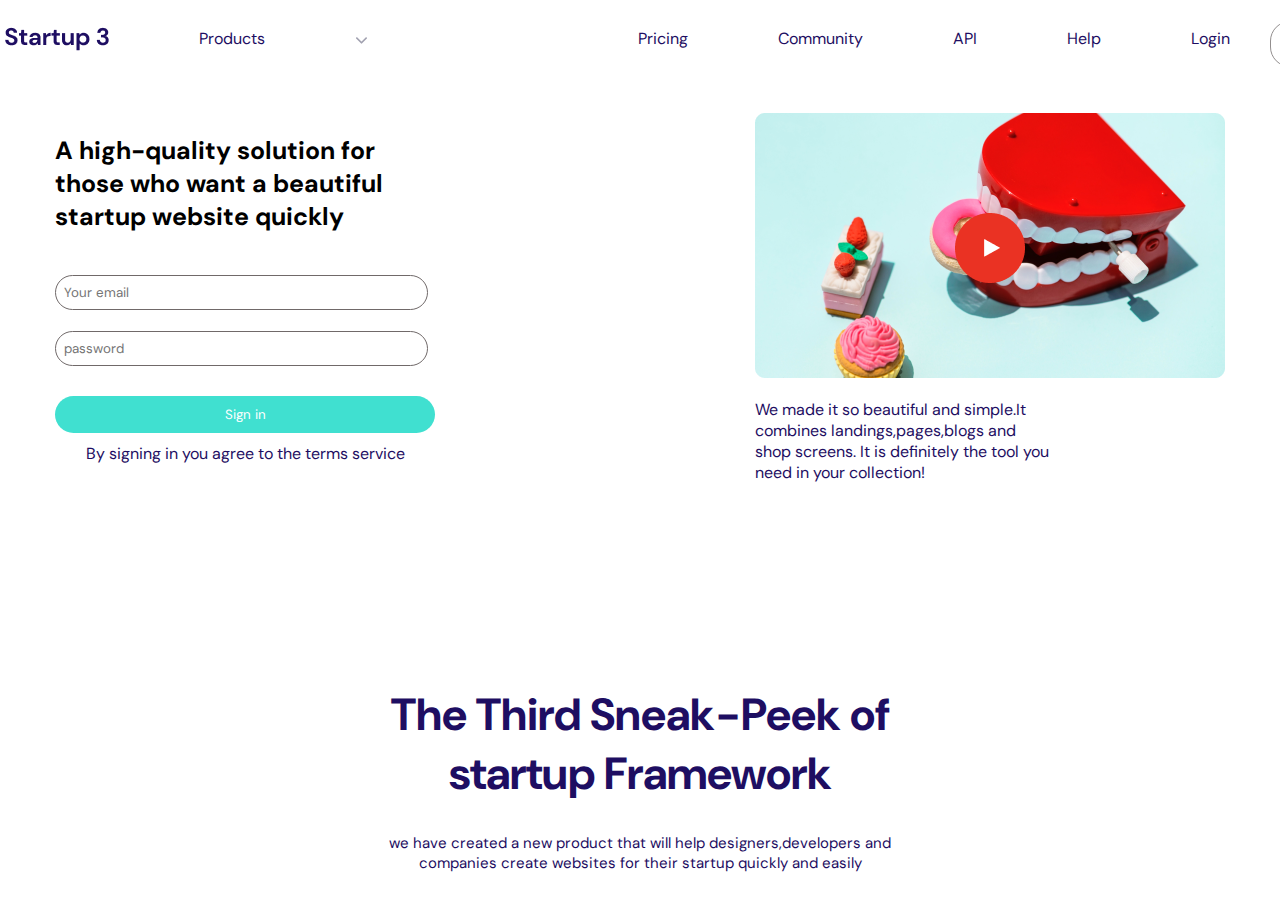
<file: assignment2.html>
<!DOCTYPE html>
<html lang="en">
<head>
    <meta charset="UTF-8">
    <meta http-equiv="X-UA-Compatible" content="IE=edge">
    <meta name="viewport" content="width=device-width, initial-scale=1.0">
    <title>Header2</title>
    <link rel="stylesheet" href="style2.css">
</head>
<body>
     <div class="overall">
     <header> 
        <!-- this is the logo div -->
     <div class="logo">
     <img src="pic/logo.png" alt="image">
     </div>        

     <!-- this is the navigation -->
         <nav class="site-nav">
         <ul class="nav-ul">
         <li><a href="">Products</a></li>
         <li><a href=""><img src="./pic/v.png"><a><li>
         <li><a href="">Pricing</a></li>
         <li><a href="">Community</a></li>
         <li><a href="">API</a></li>
         <li><a href="">Help</a></li>
         <li><a href="">Login</a></li>
         <li><button class="btn">Sign up</button></li>
         </ul> 
         </nav>
         </header> 

    <div class="hero-part">
    <div class="flexer">
    <div class="body">
    <h2>A high-quality solution for<br>those who want a beautiful</br>startup website quickly</h2>
    <br>
    <form>
        <input type="email" class="farm" placeholder="Your email"><br><br>
        <input type="password" class="farm" placeholder="password">
    </form>
    <div class="hero-foot">
    <button>Sign in</button>
    <p>By signing in you agree to the terms service</p>
    </div> 
    </div>
    <div class="hero-pics">
    <div class="image">
    <img class="tub" src="./pic/teeth.png"><img class="tub2" src="./pic/tube.png" >
     <p>We made it so beautiful and simple.It<br>combines landings,pages,blogs and<br>shop screens.
     It is definitely the tool you<br>need in your collection!</p>
     </div>
     </div>
     </div>
     </div>
     <br><br><br><br><br><br>

      <div class="content-part">
       <h1>The Third Sneak-Peek of<br>startup Framework</h1>
        <p>we have created a new product that will help designers,developers and<br>companies create
            websites for their startup quickly and easily</p>
     </div>
     </div>
 <script src="myindex.js"></script>


  
</body>
</html>
</file>
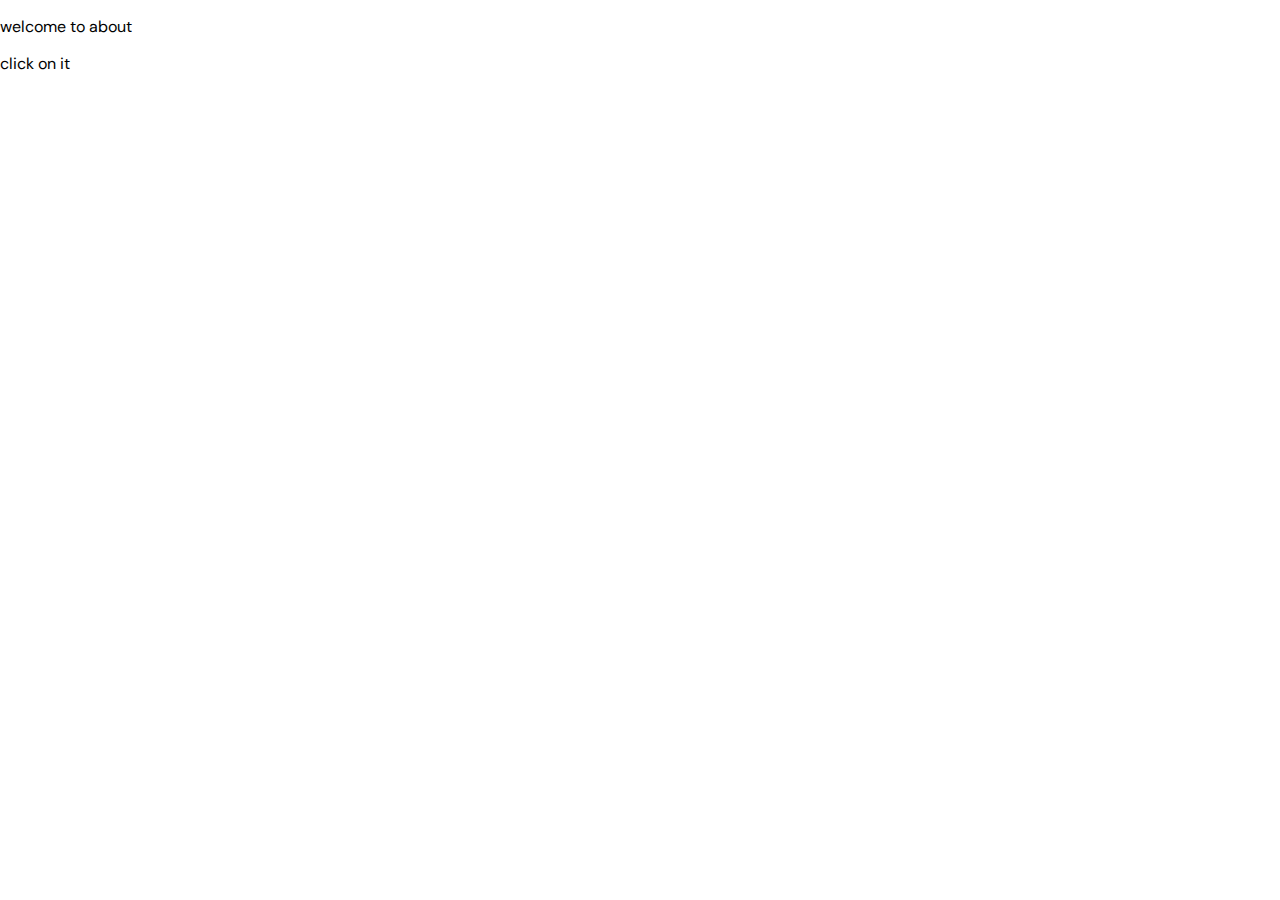
<file: myhtml (1)/myhtml/about.html>
<!DOCTYPE html>
<html lang="en">
<head>
    <meta charset="UTF-8">
    <meta http-equiv="X-UA-Compatible" content="IE=edge">
    <meta name="viewport" content="width=device-width, initial-scale=1.0">
    <title>About page</title>
    <link rel="stylesheet" href="style.css">
</head>
<body>
    <p class="p1">welcome to about</p>

    <p class="p2">click on it</p>
</body>
</html>
</file>
<file: style2.css>
/* this is for google fonts */
@import url('https://fonts.googleapis.com/css2?family=DM+Sans:ital,opsz,wght@0,9..40,100..1000;1,9..40,100..1000&display=swap');

/* this is a universal selector for all text on the html document */
* {
    font-family: "DM Sans", sans-serif;
}


/* this is for custom fonts */
/* @font-face {
    font-family: "myhtml-font";
    src: url("./fonts/MonumentExtended-Ultrabold.otf");
} */

body {
    
    margin: 0;
    padding: 0;
}

.overall {
    background: #fff;
    padding: 5px;
}

   header{
        display: flex;
    justify-content: space-between;
     }

     .site-nav ul{
        display:flex;
        
     }
 .site-nav ul li a{
   line-height: 2.2;  
 margin: 40px  ;
  color:#1e0e62;
  text-decoration:none;
  margin-left: 50px;
 }

 .site-nav ul li{
 list-style: none
 }
  



     
.btn {
    outline: none;
    box-shadow: none;
    background: transparent;
    color: #fff;
    border: 1px solid rgb(146, 142, 142);
    padding:5px 30px;
    border-radius: 20px;
}

.btn:hover {
    background: #0000ff;
    cursor: pointer;
}

.logo  {
    margin-top: 22px;
    }

 .hero-part{
    margin: 30px 50px;
}

.flexer{
 display: flex;
 justify-content: space-between;

}

.body  h2{
 color: #1e0e62 px;
 font-size: 25px;
}

form{
padding-bottom: 30px;
}
.farm{

outline-style: none;
box-shadow: none;
background:transparent;
padding: 8px 8px;
border: 1px solid rgb(112,105,105);
border-radius:  45px; 
width: 355px;
padding: bottom 15px;
}

.image{
position:relative;
}
.tub2{
 position:absolute;
 top: 100px;
right: 200px;
}

.hero-pics p{
color:#1e0e62;
}

.hero-foot button{
 color: #ffffff;
border:0;
background:#40e0d0;
padding: 10px 20px;
width: 380px;
border-radius: 45px;
}
.hero-foot p{
    text-align:center;
    color: #1e0e62;
 margin-top: 10px; 
}

.content-part h1{
text-align: center;
font-size: 45px;
color: #1e0e62;
}

.content-part p{
text-align: center;
font-size: 15px;
color:#1e0e62;
}
</file>
<file: myhtml (1)/myhtml/style.css>
/* this is for google fonts */
@import url('https://fonts.googleapis.com/css2?family=DM+Sans:ital,opsz,wght@0,9..40,100..1000;1,9..40,100..1000&display=swap');

/* this is a universal selector for all text on the html document */
* {
    font-family: "DM Sans", sans-serif;
}


/* this is for custom fonts */
/* @font-face {
    font-family: "myhtml-font";
    src: url("./fonts/MonumentExtended-Ultrabold.otf");
} */

body {
    
    margin: 0;
    padding: 0;
}

header {
    
    display: flex;
    justify-content: space-between;
    padding: 0 50px;
}

.site-nav ul {
    display: flex;
}

.site-nav ul li a {
    color: whitesmoke
    text-decoration: none;
    /* margin-top: 10px;
    margin-bottom: 20px;
    margin-right: 20px */

    margin: 10px 20px;
    line-height: 2.2;
}

.site-nav ul li {
    list-style: none;
}

.btn {
    outline: none;
    box-shadow: none;
    background: transparent;
    color: #fff;
    border: 1px solid rgb(146, 142, 142);
    padding: 10px 30px;
    border-radius: 20px;
}

.btn:hover {
    background: red;
    cursor: pointer;
}

.logo {
    margin-top: 22px;
}
</file>
